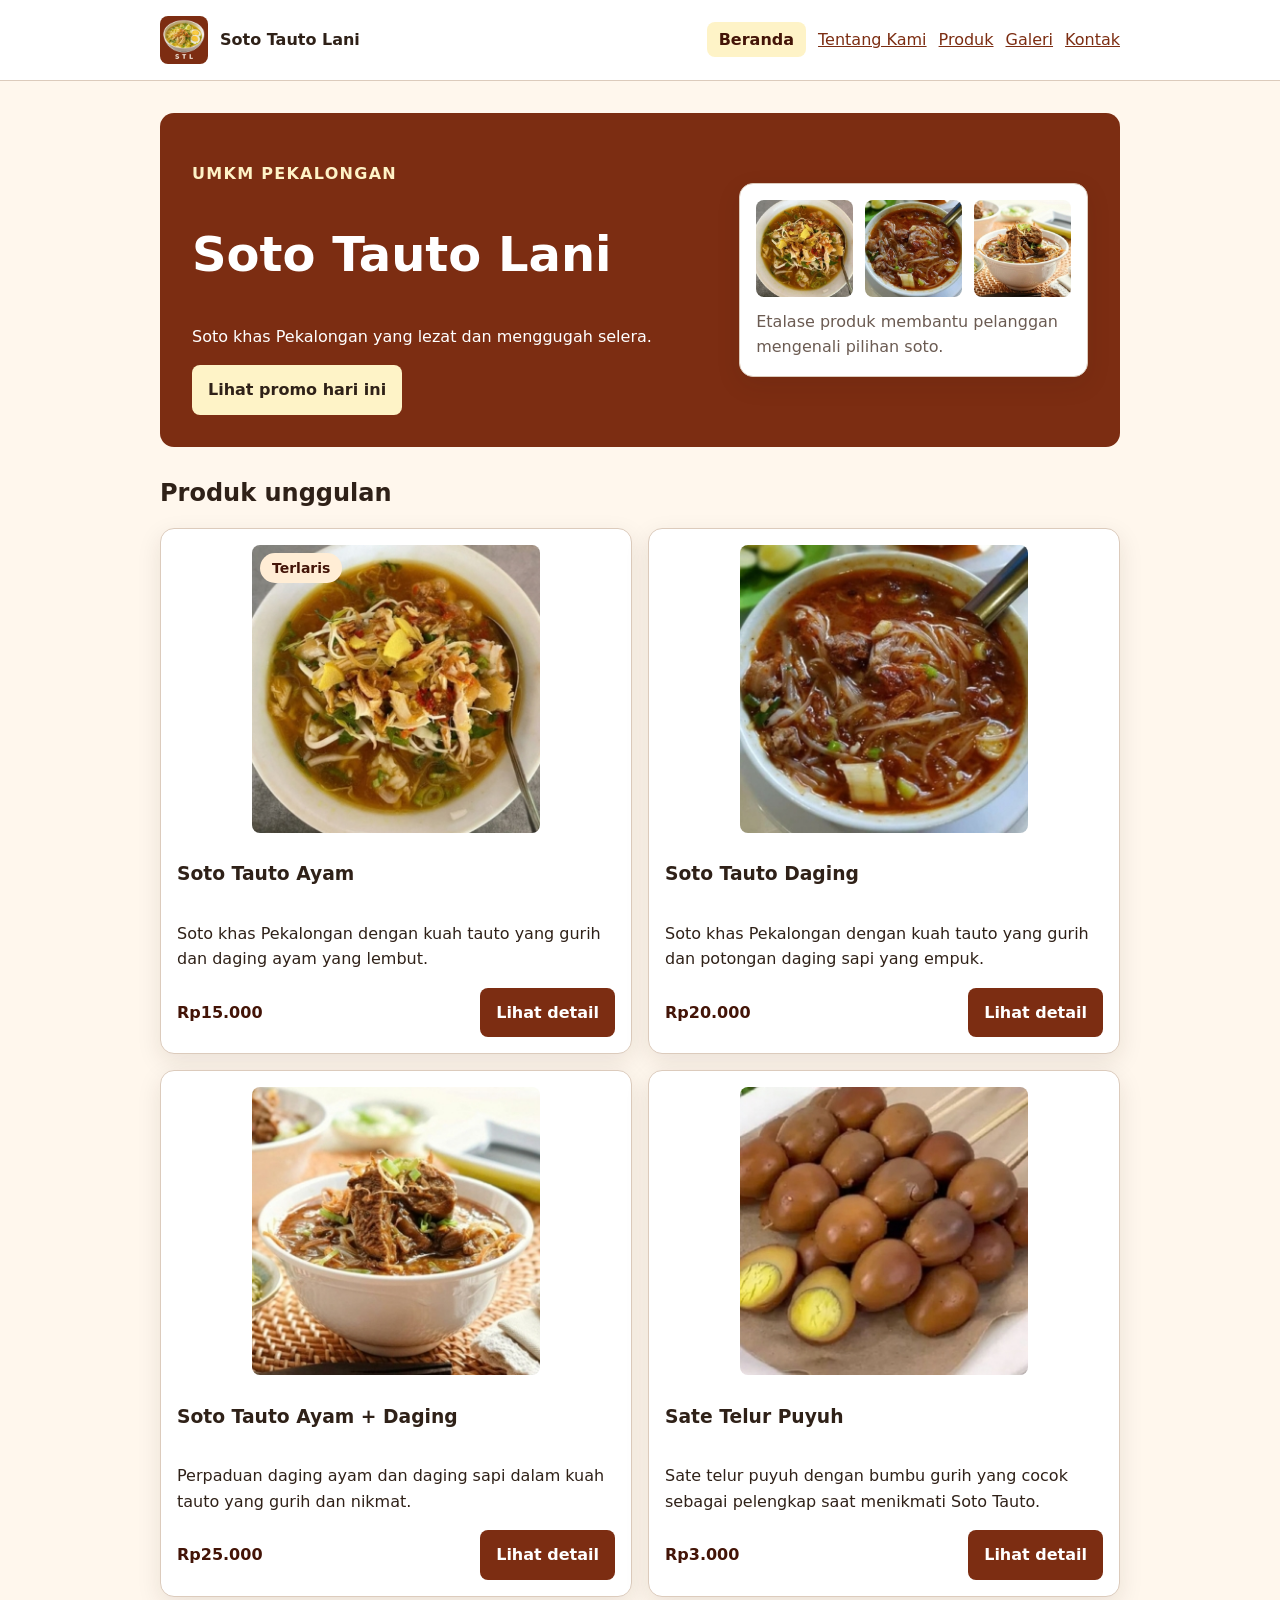
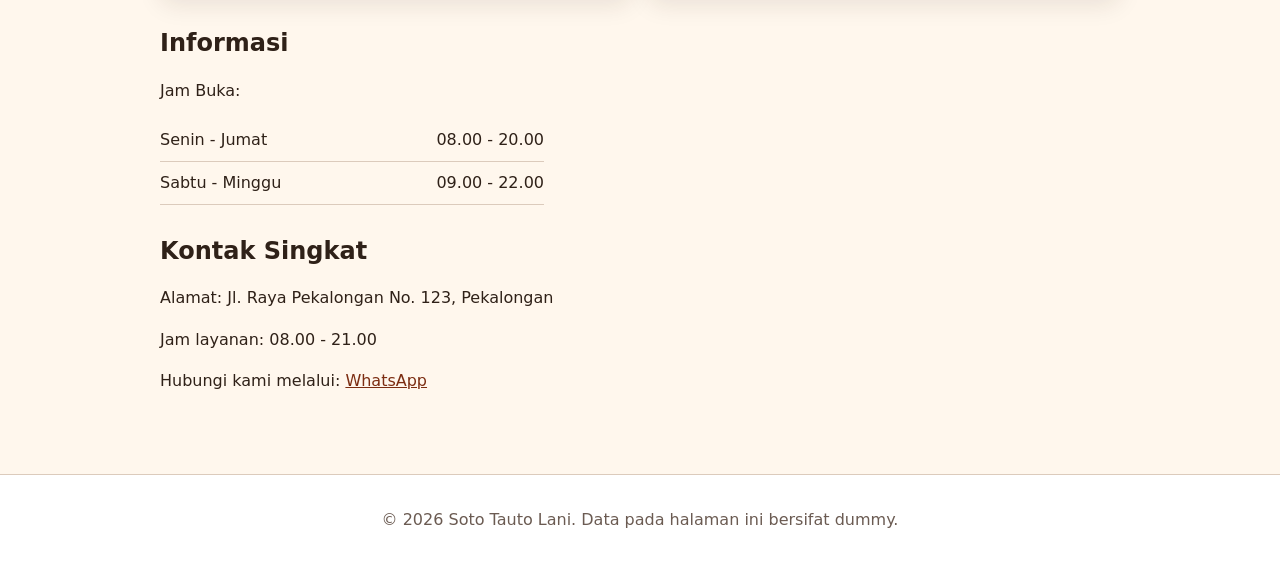
<file: index.html>
<!DOCTYPE html>
<html lang="id">
<head>
    <meta charset="UTF-8">
    <meta name="viewport" content="width=device-width, initial-scale=1.0">
    <title>Soto Tauto Lani - Website UMKM</title>
    <link rel="stylesheet" href="css/style.css">
    <!-- hubungkan app.js -->
    <script src="js/app.js" defer></script>
</head>
<body>

    <a class="skip-link" href="#konten">Lewati ke konten pertama</a>
    <header class="site-header">
        <nav class="nav" aria-label="Navigasi utama">
            <a class="brand" href="index.html">
                <img src="assets/images/logo.jpg" width="40" height="40" alt="Logo Soto Tauto Lani" class="logo">
                Soto Tauto Lani</a>
            <input class="nav-toggle" type="checkbox" id="menu-toggle" aria-label="Buka atau tutup menu">
            <label class="nav-button" for="menu-toggle">☰</label>
            <ul>
                <li><a aria-current="page" href="index.html">Beranda</a></li>
                <li><a href="tentang.html">Tentang Kami</a></li>
                <li><a href="produk.html">Produk</a></li>
                <li><a href="galeri.html">Galeri</a></li>
                <li><a href="kontak.html">Kontak</a></li>
            </ul>
        </nav>
    </header>

    <main id="konten" class="page">
        <section class="hero" aria-labelledby="hero-title">
            <div class="hero-content">
                <p class="eyebrow">UMKM Pekalongan</p>
                <h1 id="hero-title">Soto Tauto Lani</h1>
                <p>Soto khas Pekalongan yang lezat dan menggugah selera.</p>
                <button id="promoButton" type="button">Lihat promo hari ini</button>
            </div>
            <div class="hero-image">
                <figure class="media-card">
                    <div class="etalase-hero">
                        <img src="assets/images/produk-1-ayam.jpg" width="300" height="300" alt="Etalase Soto Tauto Ayam">
                        <img src="assets/images/produk-2-daging.jpg" width="300" height="300" alt="Etalase Soto Tauto Daging">
                        <img src="assets/images/produk-3-mix.jpg" width="300" height="300" alt="Etalase Soto Tauto Ayam dan Daging">
                    </div>
                    <figcaption>Etalase produk membantu pelanggan mengenali pilihan soto.</figcaption>
                </figure>
            </div>

            <!-- <img src="assets/images/etalase-soto.svg" alt="Etalase Soto Tauto Lani berisi soto khas Pekalongan" class="hero-image"> -->
        </section>

        <section aria-labelledby="produk-title">
            <h2 id="produk-title">Produk unggulan</h2>
            <div class="product-list">
                <article class="product-card">
                    <figure class="unggulan-card">
                        <img class="produk-unggulan" src="assets/images/produk-1-ayam.jpg" width="300" height="300" loading="lazy" alt="Soto Tauto Ayam khas Pekalongan">
                        <span class="photo-badge">Terlaris</span>
                    </figure>
                    <h3>Soto Tauto Ayam</h3>
                    <p>Soto khas Pekalongan dengan kuah tauto yang gurih dan daging ayam yang lembut.</p>
                    <div class="card-actions">
                        <p class="price">Rp15.000</p>
                        <a class="button" href="produk.html" aria-label="Lihat detail Soto Tauto Ayam">Lihat detail</a>
                    </div>
                </article>
                <article class="product-card">
                    <figure class="unggulan-card">
                        <img class="produk-unggulan" src="assets/images/produk-2-daging.jpg" width="300" height="300" loading="lazy" alt="Soto Tauto Daging khas Pekalongan">
                    </figure>   
                    <h3>Soto Tauto Daging</h3>
                    <p>Soto khas Pekalongan dengan kuah tauto yang gurih dan potongan daging sapi yang empuk.</p>
                    <div class="card-actions">
                        <p class="price">Rp20.000</p>
                        <a class="button" href="produk.html" aria-label="Lihat detail Soto Tauto Daging">Lihat detail</a>
                    </div>
                </article>
                <article class="product-card">
                    <figure class="unggulan-card">
                        <img class="produk-unggulan" src="assets/images/produk-3-mix.jpg" width="300" height="300" loading="lazy" alt="Soto Tauto Ayam dan Daging khas Pekalongan">
                    </figure>
                    <h3>Soto Tauto Ayam + Daging</h3>
                    <p>Perpaduan daging ayam dan daging sapi dalam kuah tauto yang gurih dan nikmat.</p>
                    <div class="card-actions">
                        <p class="price">Rp25.000</p>
                        <a class="button" href="produk.html" aria-label="Lihat detail Soto Tauto Ayam + Daging">Lihat detail</a>
                    </div> 
                </article>
                <article class="product-card">
                    <figure class="unggulan-card">
                        <img class="produk-unggulan" src="assets/images/produk-5-telur.jpg" width="300" height="300" loading="lazy" alt="Sate Telur Puyuh">
                    </figure>
                    <h3>Sate Telur Puyuh</h3>
                    <p>Sate telur puyuh dengan bumbu gurih yang cocok sebagai pelengkap saat menikmati Soto Tauto.</p>
                    <div class="card-actions">
                        <p class="price">Rp3.000</p>
                        <a class="button" href="produk.html" aria-label="Lihat detail Sate Telur Puyuh">Lihat detail</a>
                    </div>
                </article>
            </div>
        </section>

        <section aria-labelledby="infromasi-title">
            <h2 id="infromasi-title">Informasi</h2>
            <p>Jam Buka:</p>
            <ul class="jam-buka">
                <li><span>Senin - Jumat</span> <span>08.00 - 20.00</span></li>
                <li><span>Sabtu - Minggu</span> <span>09.00 - 22.00</span></li>
            </ul>
        </section>

        <section id="kontak" aria-labelledby="kontak-title" class="kontak">
            <h2 id="kontak-title">Kontak Singkat</h2>
            <p>Alamat: Jl. Raya Pekalongan No. 123, Pekalongan</p>
            <p>Jam layanan: 08.00 - 21.00</p>
            <p>Hubungi kami melalui: <a href="https://wa.me/lady.fathimah?s=t" target="_blank" rel="noopener noreferrer">WhatsApp</a></p>
        </section>
    </main>

    <footer class="site-footer">
        <p>&copy; 2026 Soto Tauto Lani. Data pada halaman ini bersifat dummy.</p>
    </footer>

    <script src="js/script.js"></script>

</body>
</html>
</file>
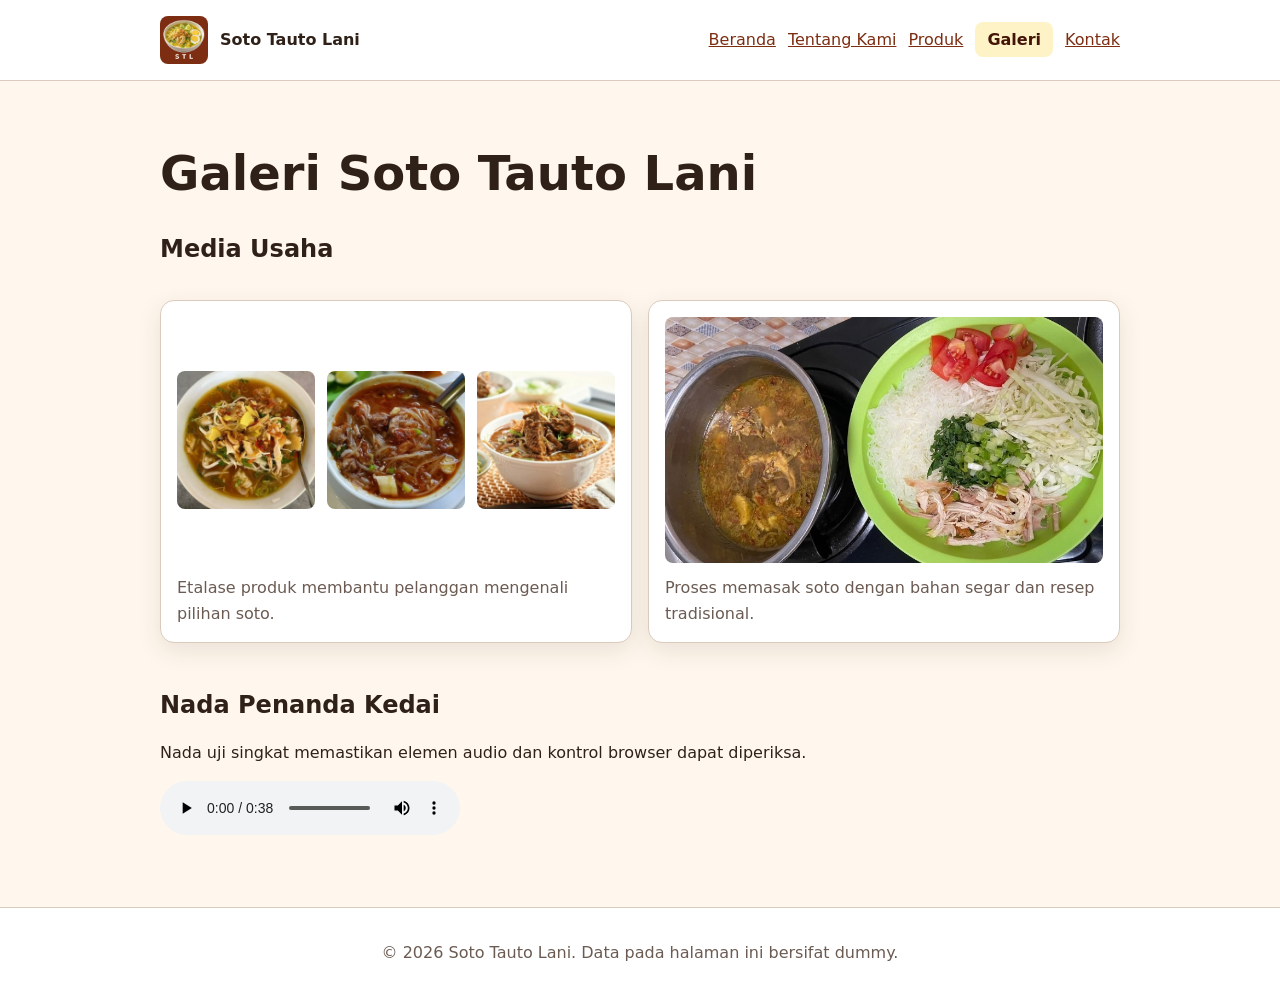
<file: galeri.html>
<!DOCTYPE html>
<html lang="id">
<head>
    <meta charset="UTF-8">
    <meta name="viewport" content="width=device-width, initial-scale=1.0">
    <title>Galeri Soto Tauto Lani - Website UMKM</title>
    <link rel="stylesheet" href="css/style.css">
    <link rel="stylesheet" href="css/galeri.css">
    <!-- hubungkan app.js -->
    <script src="js/app.js" defer></script>
</head>
<body>

    <a class="skip-link" href="#konten">Lewati ke konten utama</a>
    <header class="site-header">
        <nav class="nav" aria-label="Navigasi utama">
            <a class="brand" href="index.html">
                <img src="assets/images/logo.jpg" width="40" height="40" alt="Logo Soto Tauto Lani" class="logo">
                Soto Tauto Lani</a>
            <input class="nav-toggle" type="checkbox" id="menu-toggle" aria-label="Buka atau tutup menu">
            <label class="nav-button" for="menu-toggle">☰</label>
            <ul>
                <li><a href="index.html">Beranda</a></li>
                <li><a href="tentang.html">Tentang Kami</a></li>
                <!-- <li><a href="index.html#kontak">Kontak Singkat</a></li> -->
                <li><a href="produk.html">Produk</a></li>
                <li><a aria-current="page" href="galeri.html">Galeri</a></li>
                <li><a href="kontak.html">Kontak</a></li>
            </ul>
        </nav>
    </header>

    <main id="konten" class="page">
        <h1>Galeri Soto Tauto Lani</h1>
        <section aria-labelledby="media-title">
            <h2 id="media-title">Media Usaha</h2>
            <!-- gallery-list to gallery-grid -->
            <div class="gallery-grid">
                <figure class="media-card">
                    <div class="etalase-hero">
                        <img src="assets/images/produk-1-ayam.jpg" width="300" height="300" loading="lazy" alt="Etalase Soto Tauto Lani berisi soto khas Pekalongan">
                        <img src="assets/images/produk-2-daging.jpg" width="300" height="300" loading="lazy" alt="Etalase Soto Tauto Lani berisi soto khas Pekalongan">
                        <img src="assets/images/produk-3-mix.jpg" width="300" height="300" loading="lazy" alt="Etalase Soto Tauto Lani berisi soto khas Pekalongan">
                    </div>
                    <!-- <img src="assets/images/etalase-soto.svg" alt="Etalase Soto Tauto Lani berisi soto khas Pekalongan"> -->
                    <figcaption>Etalase produk membantu pelanggan mengenali pilihan soto.</figcaption>
                </figure>

                <figure class="media-card">
                    <div class="galeri-proses-hero">
                        <img src="assets/images/proses.jpg" width="800" height="450" alt="Koki sedang menyiapkan soto tauto">
                    </div>
                    <figcaption>Proses memasak soto dengan bahan segar dan resep tradisional.</figcaption>
                </figure>
            </div>
        </section>

        <section aria-labelledby="audio-title">
            <h2 id="audio-title">Nada Penanda Kedai</h2>
            <p id="audio-note">Nada uji singkat memastikan elemen audio dan kontrol browser dapat diperiksa.</p>
            <!-- <audio controls aria-labelledby="audio-note" src="assets/audio/cerita-umkm.mp3"> -->
            <audio controls aria-describedby="audio-note" src="assets/audio/cerita-umkm.mp3">
                Browser Anda tidak mendukung pemutar audio.
            </audio>
        </section>
    </main>

    <footer class="site-footer">
        <p>&copy; 2026 Soto Tauto Lani. Data pada halaman ini bersifat dummy.</p>
    </footer>
    
</body>
</html>
</file>
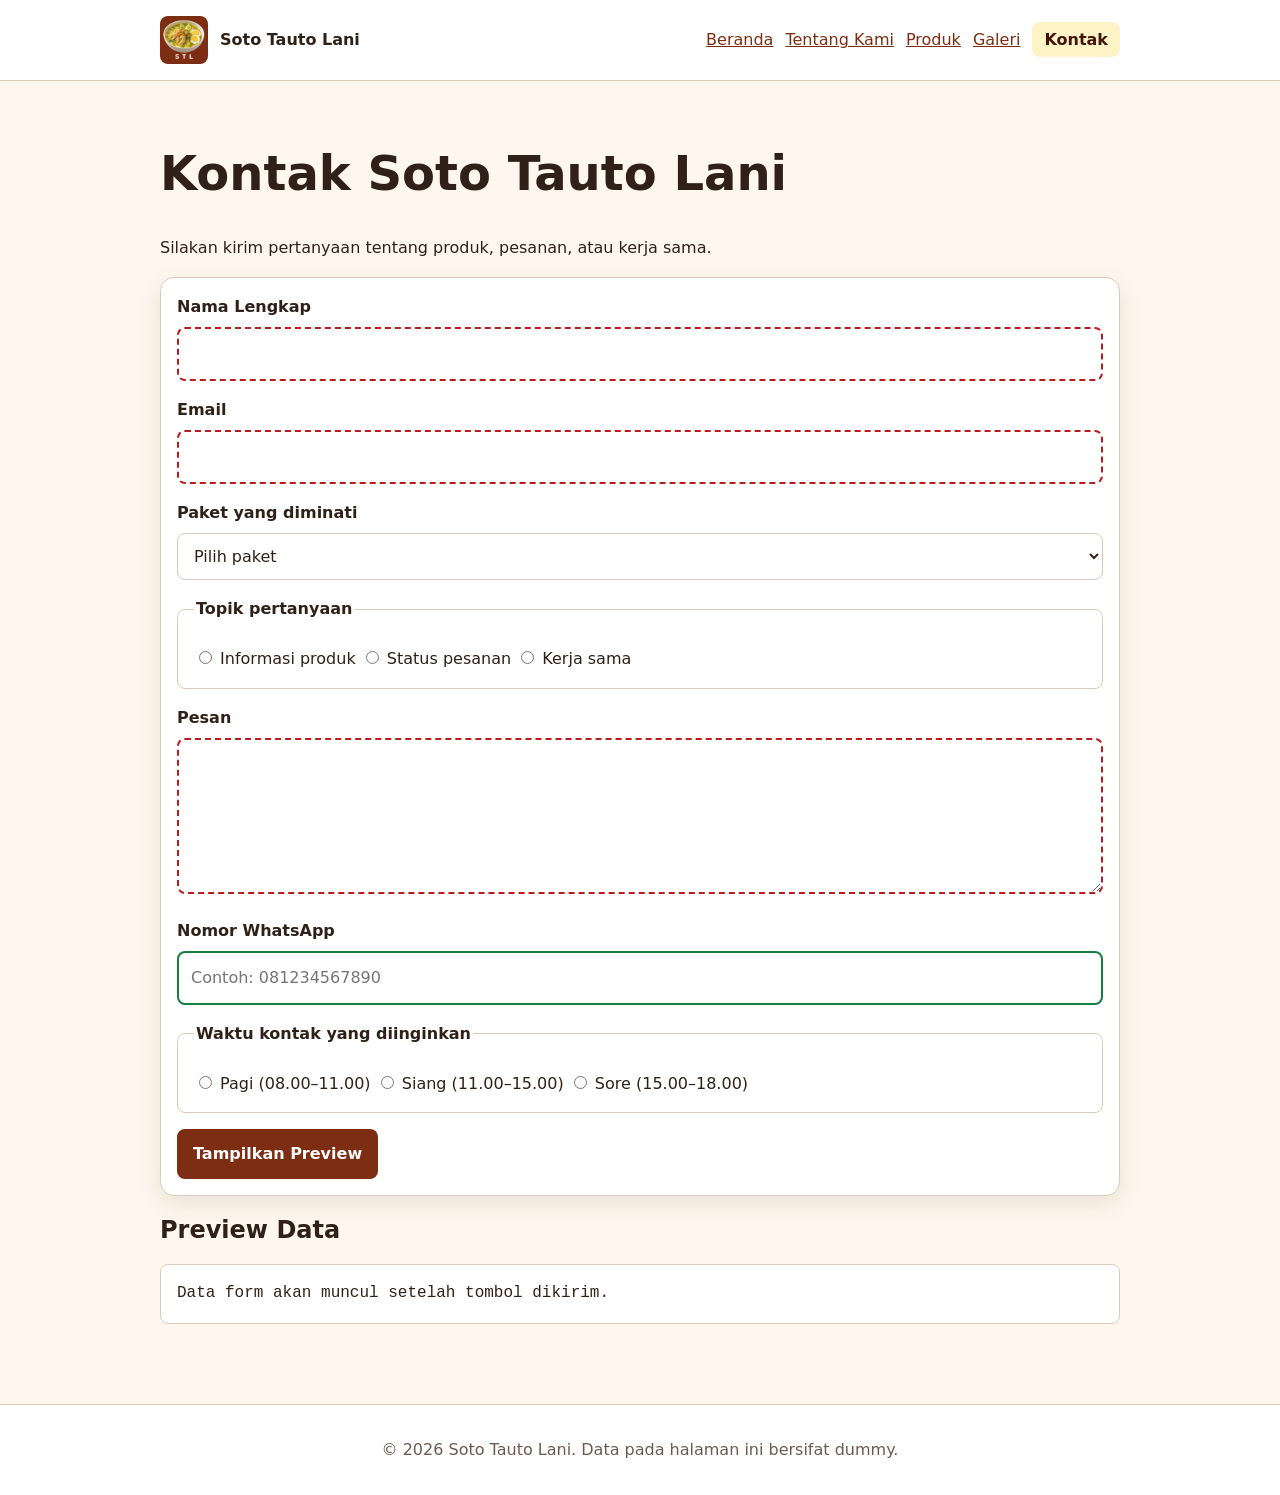
<file: kontak.html>
<!DOCTYPE html>
<html lang="id">
<head>
    <meta charset="UTF-8">
    <meta name="viewport" content="width=device-width, initial-scale=1.0">
    <title>Kontak Soto Tauto Lani - Website UMKM</title>
    <link rel="stylesheet" href="css/style.css">
    <!-- <link rel="stylesheet" href="kontak.css"> -->
    <script src="js/form.js" defer></script>
    <!-- hubungkan app.js -->
    <script src="js/app.js" defer></script>
</head>
<body>

    <a class="skip-link" href="#konten">Lewati ke konten utama</a>
    <header class="site-header">
        <nav class="nav" aria-label="Navigasi utama">
            <a class="brand" href="index.html">
                <img src="assets/images/logo.jpg" width="40" height="40" alt="Logo Soto Tauto Lani" class="logo">
                Soto Tauto Lani</a>
            <input class="nav-toggle" type="checkbox" id="menu-toggle" aria-label="Buka atau tutup menu">
            <label class="nav-button" for="menu-toggle">☰</label>
            <ul>
                <li><a href="index.html">Beranda</a></li>
                <li><a href="tentang.html">Tentang Kami</a></li>
                <li><a href="produk.html">Produk</a></li>
                <li><a href="galeri.html">Galeri</a></li>
                <li><a aria-current="page" href="kontak.html">Kontak</a></li>
            </ul>
        </nav>
    </header>

    <main id="konten" class="page">
        <h1>Kontak Soto Tauto Lani</h1>
        <p>Silakan kirim pertanyaan tentang produk, pesanan, atau kerja sama.</p>

        <form id="form-kontak" action="#" method="post">
            <div class="field">
                <label for="nama">Nama Lengkap</label>
                <input type="text" name="nama" id="nama" autocomplete="name" required minlength="3">
            </div>

            <div class="field">
                <label for="email">Email</label>
                <input type="email" name="email" id="email" autocomplete="email" required>
            </div>

            <div class="field">
                <label for="paket">Paket yang diminati</label>
                <select name="paket" id="paket" required>
                    <option value="">Pilih paket</option>
                    <option value="keluarga">Paket makan bersama keluarga</option>
                    <option value="kantor">Paket makan siang untuk kantor </option>
                    <option value="tester">Paket tester untuk pelanggan baru</option>
                </select>
            </div>
            
            <fieldset>
                <legend>Topik pertanyaan</legend>
                <label><input type="radio" name="topik" id="produk" value="produk" required> Informasi produk</label>
                <label><input type="radio" name="topik" id="pesanan" value="pesanan"> Status pesanan</label>
                <label><input type="radio" name="topik" id="kerja-sama" value="kerja-sama"> Kerja sama</label>
            </fieldset>

            <div class="field">
                <label for="pesan">Pesan</label>
                <textarea name="pesan" id="pesan" rows="5" required minlength="10"></textarea>
            </div>

            <!-- Tugas Mandiri -->
            <div class="field">
                <label for="telepon">Nomor WhatsApp</label>
                <input type="tel" name="telepon" id="telepon" autocomplete="tel" pattern="(\+62|0)[0-9]{9,12}" placeholder="Contoh: 081234567890">
            </div>

            <fieldset>
                <legend>Waktu kontak yang diinginkan</legend>
                <label><input type="radio" name="waktuKontak" id="pagi" value="pagi"> Pagi (08.00–11.00)</label>
                <label><input type="radio" name="waktuKontak" id="siang" value="siang"> Siang (11.00–15.00)</label>
                <label><input type="radio" name="waktuKontak" id="sore" value="sore"> Sore (15.00–18.00)</label>
            </fieldset>

            <button type="submit">Tampilkan Preview</button>
        </form>

        <section aria-labelledby="preview-title">
            <h2 id="preview-title">Preview Data</h2>
            <pre id="preview-form" aria-live="polite">Data form akan muncul setelah tombol dikirim.</pre>
        </section>
    </main>

    <footer class="site-footer">
        <p>&copy; 2026 Soto Tauto Lani. Data pada halaman ini bersifat dummy.</p>
    </footer>
    
</body>
</html>
</file>
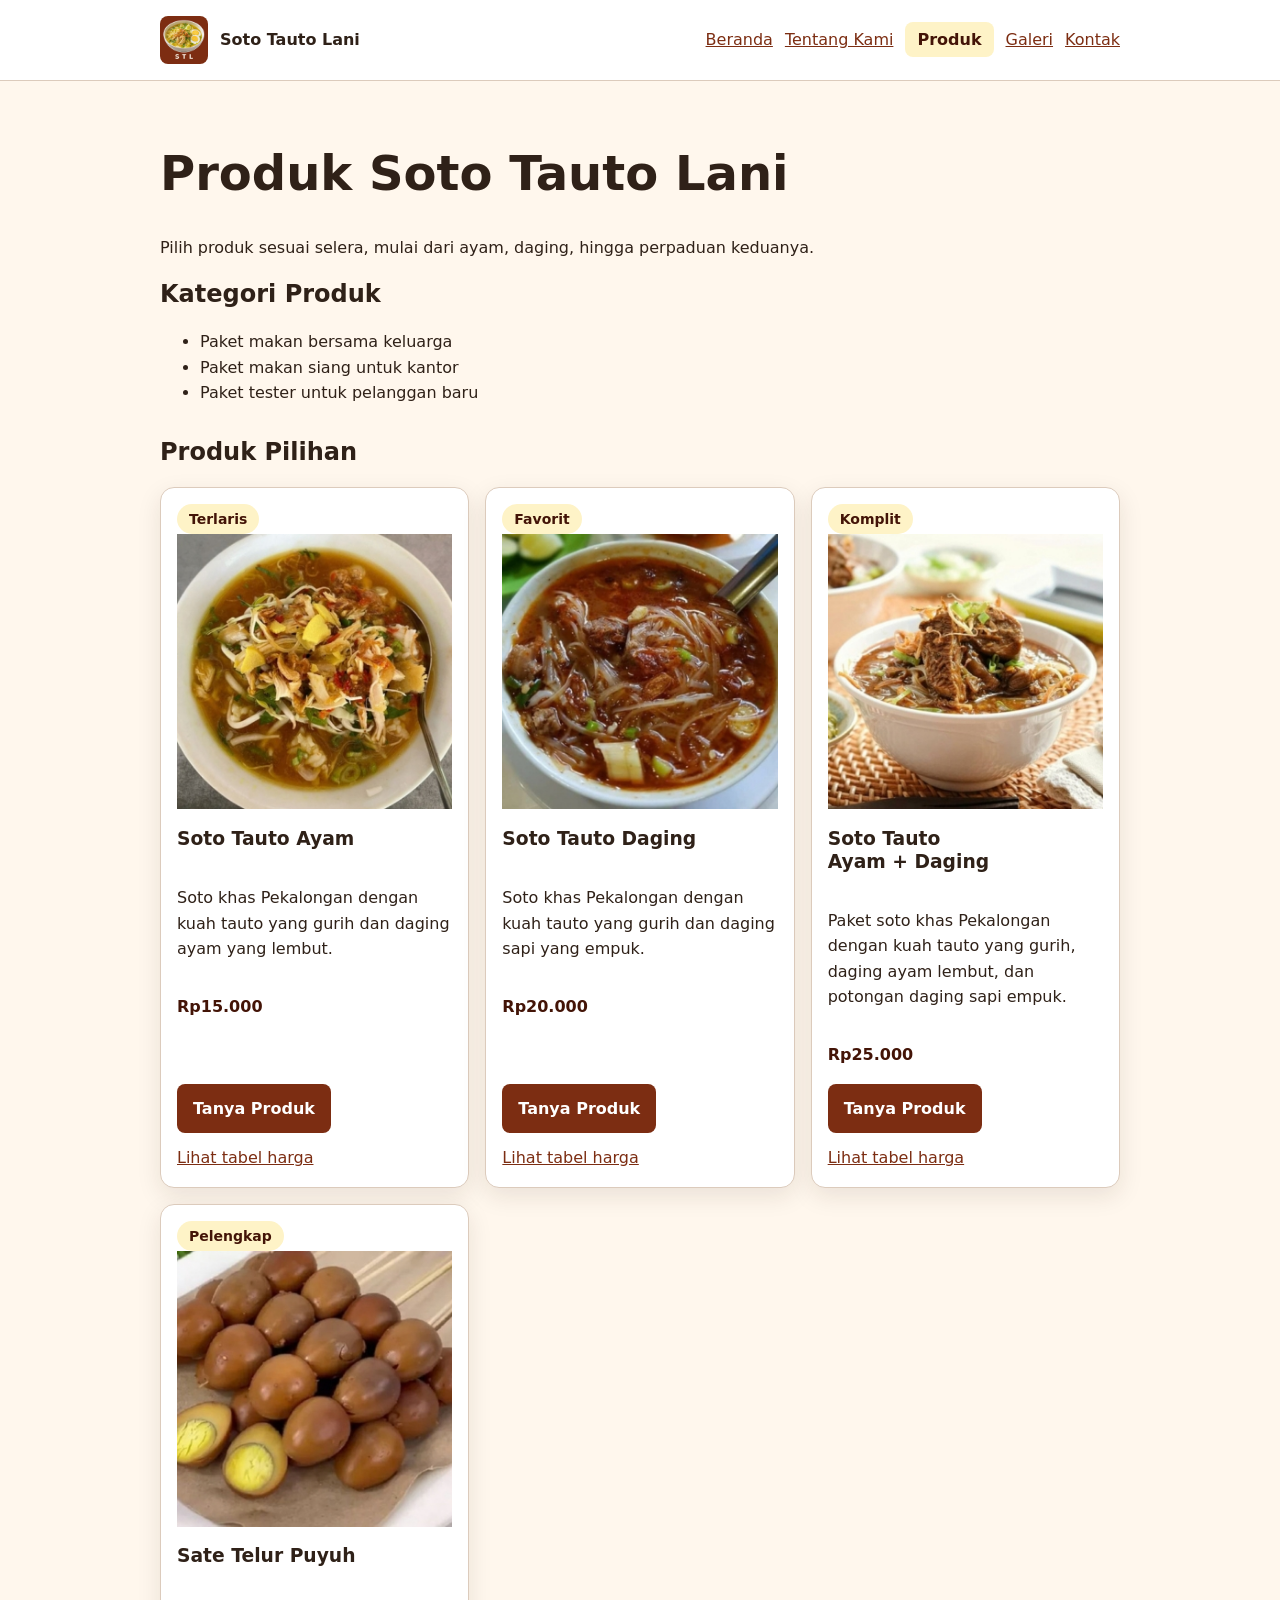
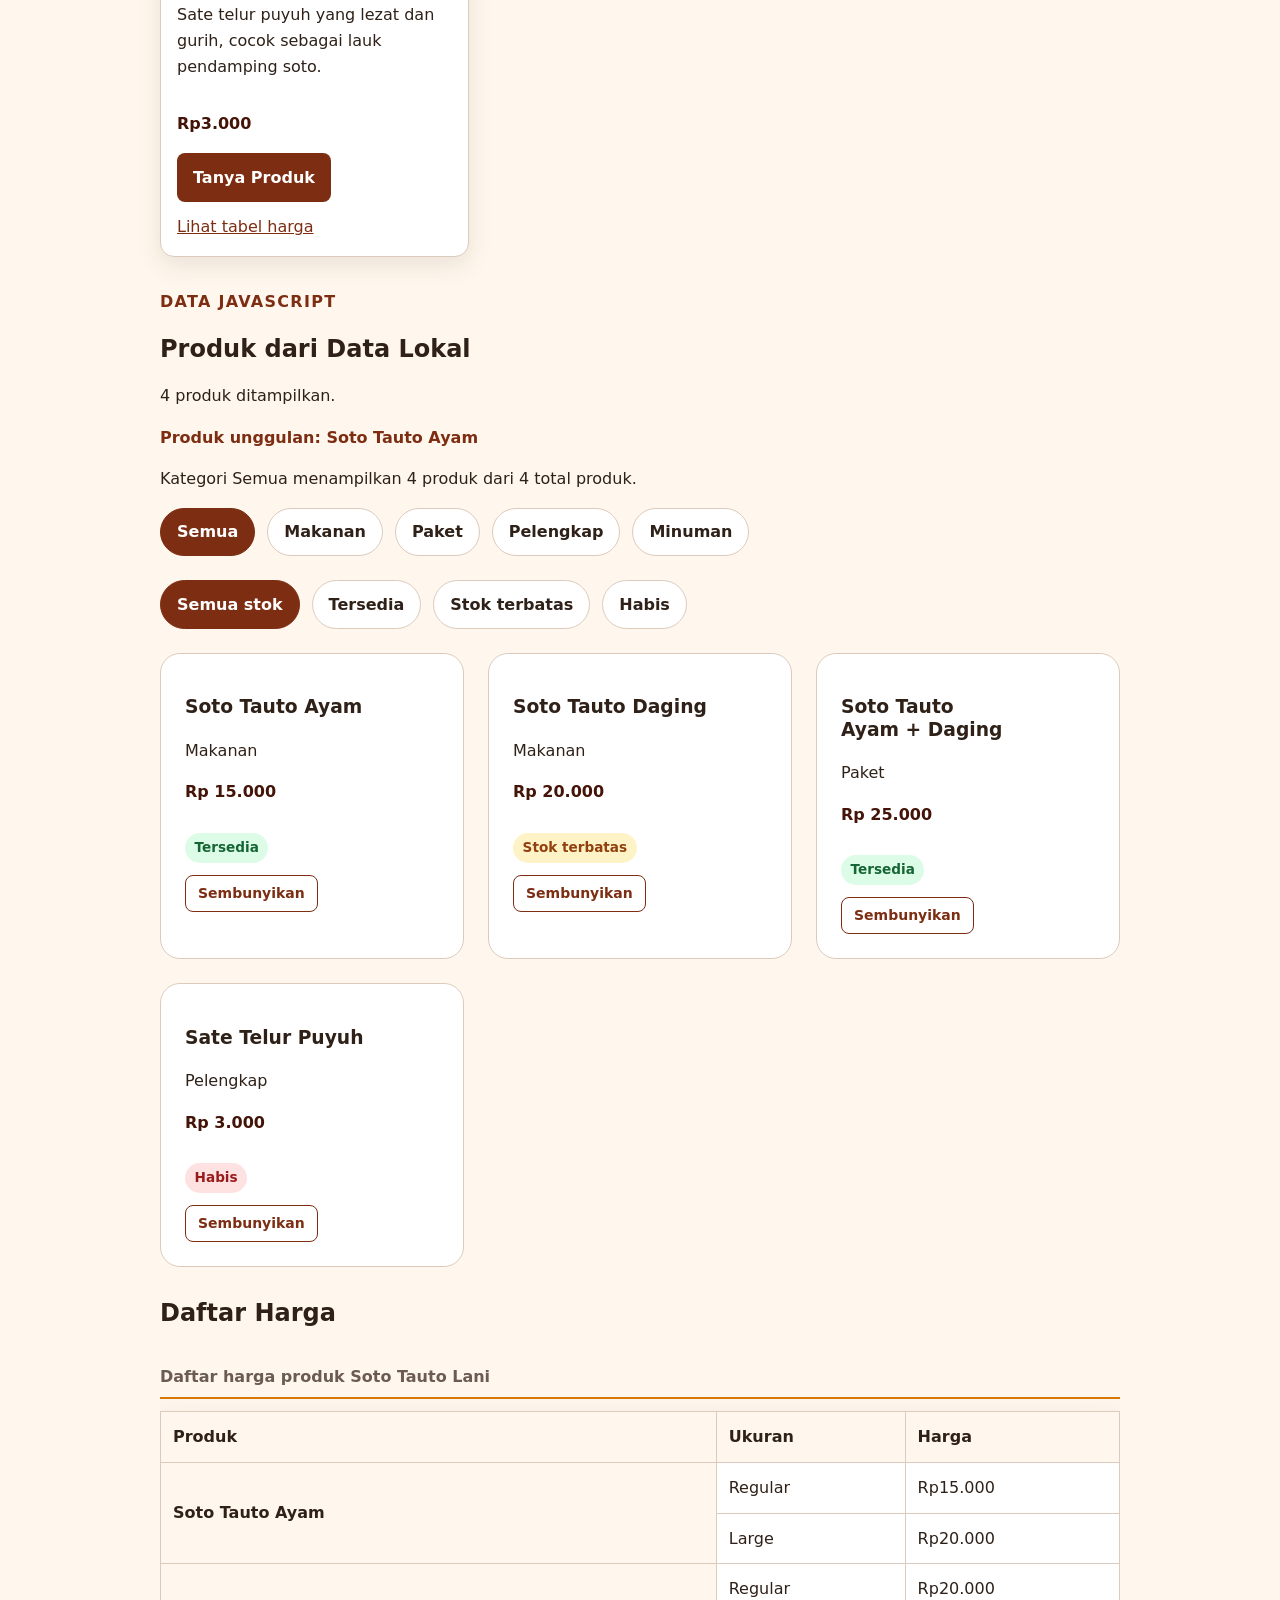
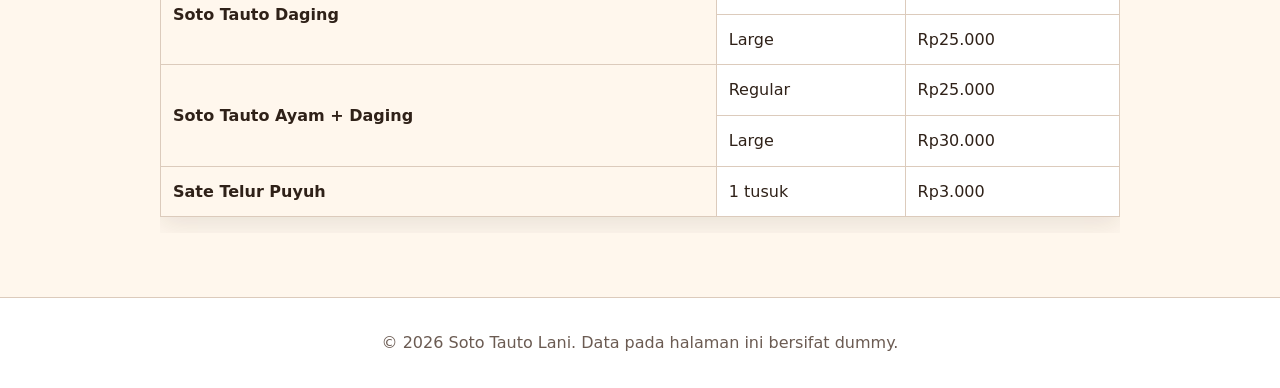
<file: produk.html>
<!DOCTYPE html>
<html lang="id">
<head>
    <meta charset="UTF-8">
    <meta name="viewport" content="width=device-width, initial-scale=1.0">
    <title>Produk Soto Tauto Lani - Website UMKM</title>
    <link rel="stylesheet" href="css/style.css">
    <!-- hubungkan app.js -->
    <script src="js/app.js" defer></script>
    <!-- <link rel="icon" type="image/jpeg" href="assets/images/logo.jpg"> -->
</head>
<body>

    <a class="skip-link" href="#konten">Lewati ke konten utama</a>
    <header class="site-header">
        <nav class="nav" aria-label="Navigasi utama">
            <a class="brand" href="index.html">
                <img src="assets/images/logo.jpg" width="40" height="40" alt="Logo Soto Tauto Lani" class="logo">
                Soto Tauto Lani</a>
            <input class="nav-toggle" type="checkbox" id="menu-toggle" aria-label="Buka atau tutup menu">
            <label class="nav-button" for="menu-toggle">☰</label>
            <ul>
                <li><a href="index.html">Beranda</a></li>
                <li><a href="tentang.html">Tentang Kami</a></li>
                <!-- <li><a href="index.html#kontak">Kontak Singkat</a></li> -->
                <li><a aria-current="page" href="produk.html">Produk</a></li>
                <li><a href="galeri.html">Galeri</a></li>
                <li><a href="kontak.html">Kontak</a></li>
            </ul>
        </nav>
    </header>

    <main id="konten" class="page">
        <h1>Produk Soto Tauto Lani</h1>
        <p>Pilih produk sesuai selera, mulai dari ayam, daging, hingga perpaduan keduanya.</p>

        <section aria-labelledby="kategori-title">
            <h2 id="kategori-title">Kategori Produk</h2>
            <ul>
                <li>Paket makan bersama keluarga</li>
                <li>Paket makan siang untuk kantor</li>
                <li>Paket tester untuk pelanggan baru</li>
            </ul>
        </section>

        <!-- p06 tambahkan produk pilihan -->
        <section aria-labelledby="produk-pilihan-title">
            <h2 id="produk-pilihan-title">Produk Pilihan</h2>
            <div class="product-grid">
                <article class="product-card">
                    <span class="product-badge">Terlaris</span>
                    <img class="product-image" src="assets/images/produk-1-ayam.jpg" alt="Soto Tauto Ayam dengan kuah tauto khas Pekalongan" loading="lazy" width="800" height="600">
                    <h3>Soto Tauto Ayam</h3>
                    <p>Soto khas Pekalongan dengan kuah tauto yang gurih dan daging ayam yang lembut.</p>
                    <p class="price">Rp15.000</p>
                    <div class="card-actions">
                        <a class="button" href="kontak.html">Tanya Produk</a>
                        <a href="#harga-title">Lihat tabel harga</a>
                    </div>
                </article>

                <article class="product-card">
                    <span class="product-badge">Favorit</span>
                    <img class="product-image" src="assets/images/produk-2-daging.jpg" alt="Soto Tauto Ayam dengan kuah tauto khas Pekalongan" loading="lazy" width="800" height="600">
                    <h3>Soto Tauto Daging</h3>
                    <p>Soto khas Pekalongan dengan kuah tauto yang gurih dan daging sapi yang empuk.</p>
                    <p class="price">Rp20.000</p>
                    <div class="card-actions">
                        <a class="button" href="kontak.html">Tanya Produk</a>
                        <a href="#harga-title">Lihat tabel harga</a>
                    </div>
                </article>

                <article class="product-card">
                    <span class="product-badge">Komplit</span>
                    <img class="product-image" src="assets/images/produk-3-mix.jpg" alt="Soto Tauto Ayam dengan kuah tauto khas Pekalongan" loading="lazy" width="800" height="600">
                    <h3>Soto Tauto Ayam + Daging</h3>
                    <p>Paket soto khas Pekalongan dengan kuah tauto yang gurih, daging ayam lembut, dan potongan daging sapi empuk.</p>
                    <p class="price">Rp25.000</p>
                    <div class="card-actions">
                        <a class="button" href="kontak.html">Tanya Produk</a>
                        <a href="#harga-title">Lihat tabel harga</a>
                    </div>
                </article>

                <article class="product-card">
                    <span class="product-badge">Pelengkap</span>
                    <img class="product-image" src="assets/images/produk-5-telur.jpg" alt="Soto Tauto Ayam dengan kuah tauto khas Pekalongan" loading="lazy" width="800" height="600">
                    <h3>Sate Telur Puyuh</h3>
                    <p>Sate telur puyuh yang lezat dan gurih, cocok sebagai lauk pendamping soto.</p>
                    <p class="price">Rp3.000</p>
                    <div class="card-actions">
                        <a class="button" href="kontak.html">Tanya Produk</a>
                        <a href="#harga-title">Lihat tabel harga</a>
                    </div>
                </article>
            </div>
        </section>

        <!-- Tambahkan target render di produk.html -->
        <section class="section" aria-labelledby="produk-dinamis-title">
            <div class="section-header">
                <p class="eyebrow">Data JavaScript</p>
                <h2 id="produk-dinamis-title">Produk dari Data Lokal</h2>
                <p id="produk-ringkasan">Data produk akan dimuat melalui JavaScript.</p>
                <!-- Jika #produk-unggulan belum ada di produk.html, tambahkan elemen ini pada section produk dinamis. -->
                <p id="produk-unggulan">Produk unggulan akan ditentukan melalui JavaScript.</p>
                <p id="produk-kategori-info">Ringkasan kategori akan dibuat melalui JavaScript.</p>
            </div>

            <!-- P11  -->
            <div class="filter-bar" aria-label="filter kategori produk">
                <button type="button" class="filter-button is-active" data-filter="Semua">Semua</button>
                <button type="button" class="filter-button" data-filter="Makanan">Makanan</button>
                <button type="button" class="filter-button" data-filter="Paket">Paket</button>
                <button type="button" class="filter-button" data-filter="Pelengkap">Pelengkap</button>
                <button type="button" class="filter-button" data-filter="Minuman">Minuman</button>
            </div>

            <!-- P11 Pengayaan: Tambahkan filter stok: -->
            <div class="filter-bar" aria-label="Filter stok produk">
                <button type="button" class="filter-button is-active" data-filter-stok="Semua">Semua stok</button>
                <button type="button" class="filter-button" data-filter-stok="Tersedia">Tersedia</button>
                <button type="button" class="filter-button" data-filter-stok="Stok terbatas">Stok terbatas</button>
                <button type="button" class="filter-button" data-filter-stok="Habis">Habis</button>
            </div>

            <div id="produk-dinamis" class="js-product-grid" aria-live="polite"></div>
        </section>

        <section aria-labelledby="harga-title">
            <h2 id="harga-title">Daftar Harga</h2>
            <div class="table-scroll" role="region" aria-labelledby="daftar-harga-caption" tabindex="0">
                <table>
                    <caption id="daftar-harga-caption">Daftar harga produk Soto Tauto Lani</caption>
                    <!-- thead dan tbody tetap -->
                    <thead>
                        <tr>
                            <th scope="col">Produk</th>
                            <th scope="col">Ukuran</th>
                            <th scope="col">Harga</th>
                        </tr>
                    </thead>
                    <tbody>
                        <tr>
                            <th scope="row" rowspan="2">Soto Tauto Ayam</th>
                            <td>Regular</td>
                            <td>Rp15.000</td>
                        </tr>
                        <tr>
                            <td>Large</td>
                            <td>Rp20.000</td>
                        </tr>
                        <tr>
                            <th scope="row" rowspan="2">Soto Tauto Daging</th>
                            <td>Regular</td>
                            <td>Rp20.000</td>
                        </tr>
                        <tr>
                            <td>Large</td>
                            <td>Rp25.000</td>
                        </tr>
                        <tr>
                            <th scope="row" rowspan="2">Soto Tauto Ayam + Daging</th>
                            <td>Regular</td>
                            <td>Rp25.000</td>
                        </tr>
                        <tr>
                            <td>Large</td>
                            <td>Rp30.000</td>
                        </tr>
                        <tr>
                            <th scope="row">Sate Telur Puyuh</th>
                            <td>1 tusuk</td>
                            <td>Rp3.000</td>
                        </tr>
                    </tbody>
                </table>
            </div>
        </section>
    </main>

    <footer class="site-footer">
        <p>&copy; 2026 Soto Tauto Lani. Data pada halaman ini bersifat dummy.</p>
    </footer>

</body>
</html>
</file>
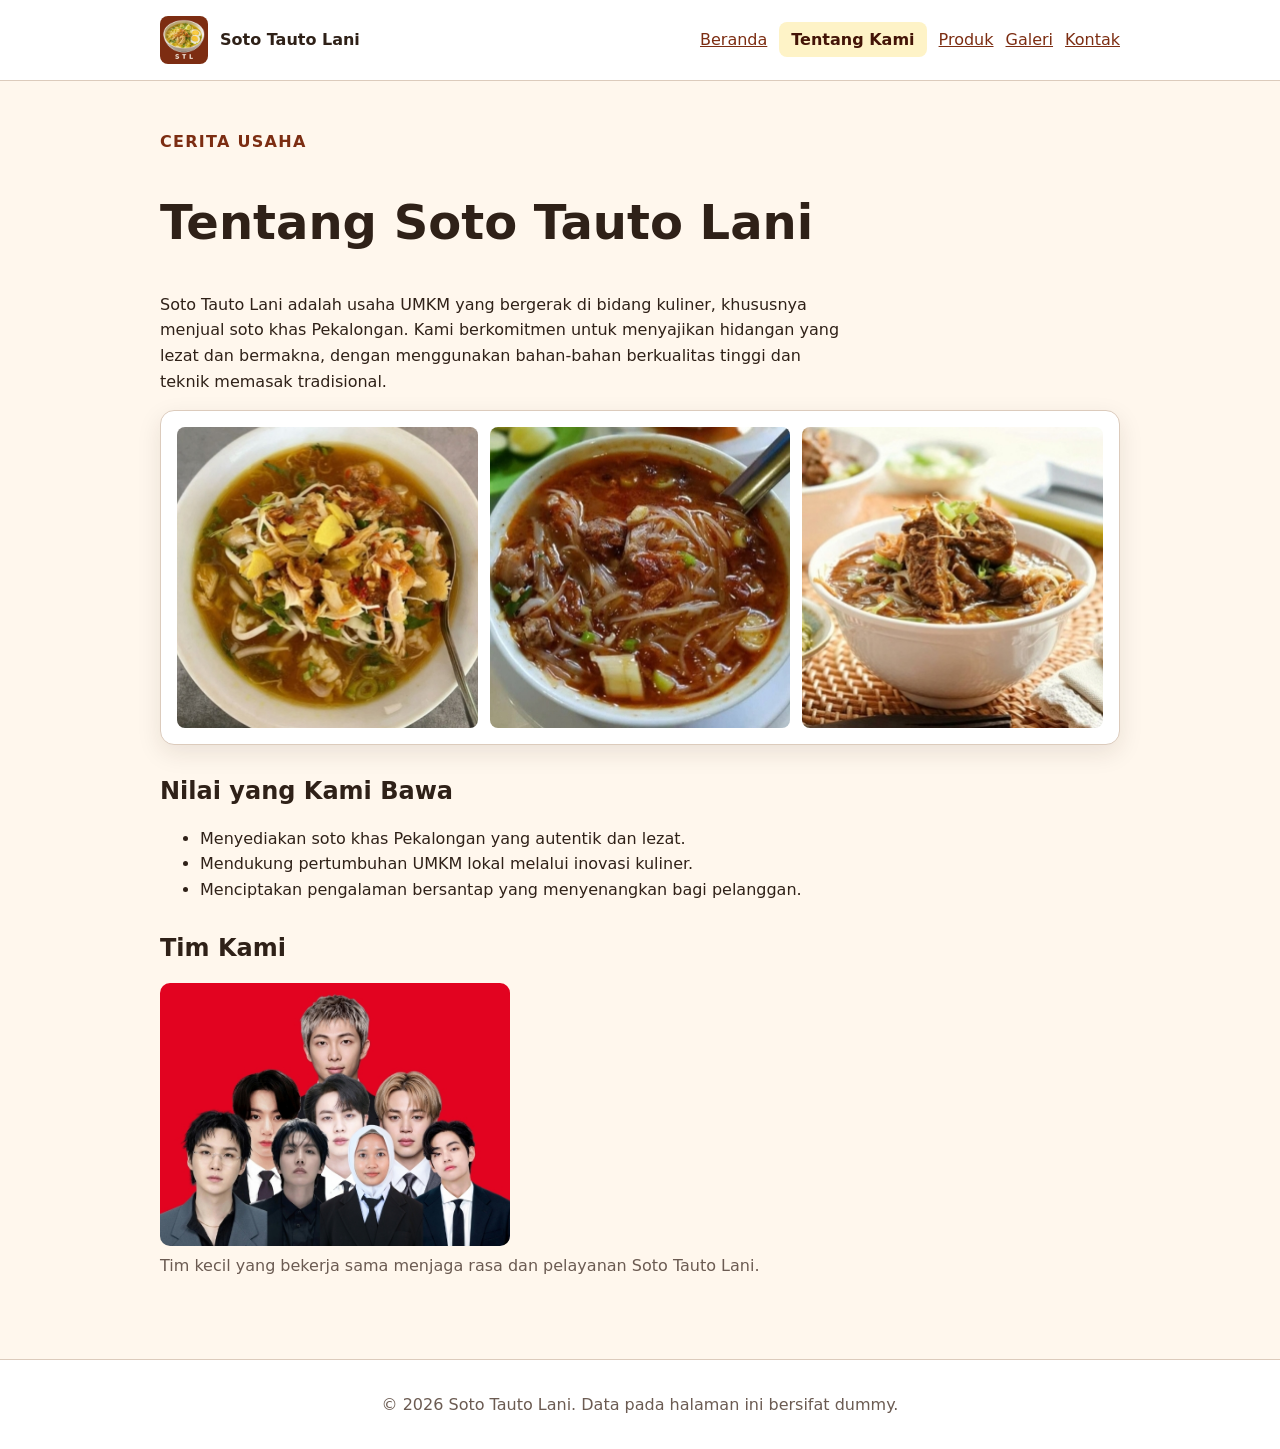
<file: tentang.html>
<!DOCTYPE html>
<html lang="id">
<head>
    <meta charset="UTF-8">
    <meta name="viewport" content="width=device-width, initial-scale=1.0">
    <title>Tentang Soto Tauto Lani - Website UMKM</title>
    <link rel="stylesheet" href="css/style.css">
    <link rel="stylesheet" href="css/tentang.css">
    <!-- hubungkan app.js -->
    <script src="js/app.js" defer></script>
</head>
<body>

    <a class="skip-link" href="#konten">Lewati ke konten utama</a>
    <header class="site-header">
        <nav class="nav" aria-label="Navigasi utama">
            <a class="brand" href="index.html">
                <img src="assets/images/logo.jpg" width="40" height="40" alt="Logo Soto Tauto Lani" class="logo">
                Soto Tauto Lani</a>
            <input class="nav-toggle" type="checkbox" id="menu-toggle" aria-label="Buka atau tutup menu">
            <label class="nav-button" for="menu-toggle">☰</label>
            <ul>
                <li><a href="index.html">Beranda</a></li>
                <li><a aria-current="page" href="tentang.html">Tentang Kami</a></li>
                <!-- <li><a href="index.html#kontak">Kontak Singkat</a></li> -->
                <li><a href="produk.html">Produk</a></li>
                <li><a href="galeri.html">Galeri</a></li>
                <li><a href="kontak.html">Kontak</a></li>
            </ul>
        </nav>
    </header>

    <main id="konten" class="page">
        <section aria-labelledby="tentang-title">
            <p class="eyebrow">Cerita Usaha</p>
            <h1 id="tentang-title">Tentang Soto Tauto Lani</h1>
            <p>Soto Tauto Lani adalah usaha UMKM yang bergerak di bidang kuliner, khususnya menjual soto khas Pekalongan. Kami berkomitmen untuk menyajikan hidangan yang lezat dan bermakna, dengan menggunakan bahan-bahan berkualitas tinggi dan teknik memasak tradisional.</p>
            <div class="gallery-list">
                <figure class="media-card">
                    <div class="etalase-hero">
                        <img src="assets/images/produk-1-ayam.jpg" width="300" height="300" loading="lazy" alt="Etalase Soto Tauto Lani berisi soto khas Pekalongan">
                        <img src="assets/images/produk-2-daging.jpg" width="300" height="300" loading="lazy" alt="Etalase Soto Tauto Lani berisi soto khas Pekalongan">
                        <img src="assets/images/produk-3-mix.jpg" width="300" height="300" loading="lazy" alt="Etalase Soto Tauto Lani berisi soto khas Pekalongan">
                    </div>
                </figure>
            </div>
            <!-- <img src="assets/images/etalase-soto.svg" alt="Etalase Soto Tauto Lani berisi soto khas Pekalongan" class="hero-image"> -->
        </section>

        <section aria-labelledby="nilai-title">
            <h2 id="nilai-title">Nilai yang Kami Bawa</h2>
            <ul>
                <li>Menyediakan soto khas Pekalongan yang autentik dan lezat.</li>
                <li>Mendukung pertumbuhan UMKM lokal melalui inovasi kuliner.</li>
                <li>Menciptakan pengalaman bersantap yang menyenangkan bagi pelanggan.</li>
            </ul>
        </section>

        <section aria-labelledby="tim-title">
            <h2 id="tim-title">Tim Kami</h2>
            <figure>
                <div class="tentang-tim-hero">
                    <img src="assets/images/tim.jpg" width="800" height="600" alt="Tim Soto Tauto Lani">
                </div>
                <figcaption>Tim kecil yang bekerja sama menjaga rasa dan pelayanan Soto Tauto Lani.</figcaption>
            </figure>
        </section>
    </main>

    <footer class="site-footer">
        <p>&copy; 2026 Soto Tauto Lani. Data pada halaman ini bersifat dummy.</p>
    </footer>

</body>
</html>
</file>
<file: css/style.css>
/* Before P05 
body {
    margin: 0;
    color: #2f2118;
    background: #f6f0e8;
    font-family: Arial, sans-serif;
} */

/* P05 css terbaru */
:root {
    /* --color-primary: #6f3b1f;   */
    --color-primary: #7c2d12;
    /* --color-primary-strong: #4b2715; */
    --color-primary-strong: #431407;
    --color-text: #2f2118;
    --color-muted: #6b5b52;
    --color-surface: #ffffff;
    /* --color-surface-soft: #fff8f0; */
    --color-surface-soft: #fff7ed;
    --color-border: #dccbbc;
    --color-focus: #1d4ed8;
    /* --color-accent: #8d5a3b; */
    --color-accent: #c2410c;
    /* --color-accent-soft: #fef3c7; */
    --color-accent-soft: #ffedd5;
    --space-1: 0.5rem;
    --space-2: 0.75rem;
    --space-3: 1rem;
    --space-4: 1.5rem;
    --space-5: 2rem;
    --radius-sm: 0.5rem;
    --radius-md: 0.875rem;
    --shadow-card: 0 0.5rem 1.5rem rgb(47 33 24 / 0.1);

  /* tugas mandiri P05 */
    --color-success: #15803d;
    --color-danger: #b91c1c;
    --color-highlight: #d97706;
    --space-6: 2.5rem;
    --radius-lg: 1.25rem;

    /*  */
    
}

/* tgs p06 */
.hero :focus-visible { outline-color: var(--color-accent-soft); }

*,
*::before,
*::after {
    box-sizing: border-box;
}

html { color-scheme: light; }

body {
    margin: 0;
    color: var(--color-text);
    background: var(--color-surface-soft);
    font-family: system-ui, -apple-system, BlinkMacSystemFont, "Segoe UI", sans-serif;
    font-size: 1rem;
    line-height: 1.6;
}
/*  */

/* Tambahkan media, link, focus, dan skip link */
img { max-width: 100%; height: auto; }
a { color: var(--color-primary); }
a:hover { color: var(--color-primary-strong); }
:focus-visible { outline: 3px solid var(--color-focus); outline-offset: 3px; }

.skip-link {
    position: absolute;
    top: -5rem;
    left: var(--space-3);
    padding: var(--space-2) var(--space-3);
    color: var(--color-surface);
    background: var(--color-text);
}
.skip-link:focus { top: var(--space-3); }

/* Style shell halaman dan navigasi */
.site-header,
.site-footer {
    padding: var(--space-3) var(--space-4);
    background: var(--color-surface);
    border-bottom: 1px solid var(--color-border);
}
.site-footer {
    margin-top: var(--space-5);
    color: var(--color-muted);
    text-align: center;
    border-top: 1px solid var(--color-border);
    border-bottom: 0;
}
.site-footer p {
  margin-inline: auto;
}
.nav,
.page { width: min(100% - 2rem, 60rem); margin-inline: auto; }
.brand {
    display: inline-block;
    margin-bottom: var(--space-2);
    color: var(--color-text);
    font-weight: 800;
    text-decoration: none;
}
.nav ul { padding: 0; margin: 0; list-style: none; }
.nav li { display: inline-block; margin: 0 var(--space-2) var(--space-1) 0; }
.nav a[aria-current="page"] {
    padding: var(--space-1) var(--space-2);
    color: var(--color-primary-strong);
    font-weight: 700;
    text-decoration: none;
    background: #fef3c7;
    border-radius: var(--radius-sm);
}
.page { padding-block: var(--space-5); }

/* Style hero, tipografi, dan tombol */
.hero {
    padding: var(--space-5);
    color: var(--color-surface);
    background: var(--color-primary);
    border-radius: var(--radius-md);
}
h1,
h2,
h3 { line-height: 1.2; text-wrap: balance; }
h1 { font-size: clamp(2rem, 6vw, 3rem); }
p,
li { max-width: 68ch; }
.eyebrow { color: var(--color-primary); font-weight: 800; letter-spacing: 0.08em; text-transform: uppercase; }
.hero .eyebrow { color: #fef3c7; }
.price { color: var(--color-primary-strong); font-weight: 800; }

.button,
button {
    display: inline-block;
    padding: var(--space-2) var(--space-3);
    color: var(--color-surface);
    font: inherit;
    font-weight: 700;
    text-decoration: none;
    cursor: pointer;
    background: var(--color-primary);
    border: 0;
    border-radius: var(--radius-sm);
}
.button:hover,
button:hover { color: var(--color-surface); background: var(--color-primary-strong); }
.hero button { color: var(--color-text); background: #fef3c7; }
.hero button:hover { color: var(--color-text); background: #fde68a; }

/* Style card, media, dan tabel */
.product-card,
.media-card,
table,
form {
    margin-block: var(--space-3);
    padding: var(--space-3);
    background: var(--color-surface);
    border: 1px solid var(--color-border);
    border-radius: var(--radius-md);
    box-shadow: var(--shadow-card);
}
figure { margin-inline: 0; }
figcaption,
caption { color: var(--color-muted); }
table { width: 100%; border-collapse: collapse; border-radius: 0; }
caption { margin-bottom: var(--space-2); font-weight: 700; text-align: left; }
th,
td { padding: var(--space-2); text-align: left; border: 1px solid var(--color-border); }
th { background: var(--color-surface-soft); }

/* Style form dan preview */
.field { margin-bottom: var(--space-3); }
.field label,
legend { display: block; margin-bottom: var(--space-1); font-weight: 700; }
.field input,
.field select,
.field textarea {
    width: 100%;
    padding: var(--space-2);
    color: inherit;
    font: inherit;
    background: var(--color-surface);
    border: 1px solid var(--color-border);
    border-radius: var(--radius-sm);
}
input[type="radio"],
input[type="checkbox"] { width: auto; }
fieldset {
    margin: 0 0 var(--space-3);
    padding: var(--space-3);
    border: 1px solid var(--color-border);
    border-radius: var(--radius-sm);
}
audio { max-width: 100%; }
#preview-form {
    padding: var(--space-3);
    white-space: pre-wrap;
    overflow-wrap: anywhere; /* p07 perbaikan (tugas mandiri) */
    background: var(--color-surface);
    border: 1px solid var(--color-border);
    border-radius: var(--radius-sm);
}

/*  */

.etalase-hero {
    display: grid;
    grid-template-columns: repeat(3, minmax(0, 1fr));
    gap: var(--space-2);
}
.etalase-hero img {
    width: 100%;
    aspect-ratio: 1 / 1;
    object-fit: cover;
    border-radius: var(--radius-sm);
}
.media-card figcaption { margin-top: var(--space-2); }

/* Tugas Mandiri P05 */
.field input:valid,
.field textarea:valid {
    border-color: var(--color-success);
    border-width: 2px;
}

.field input:invalid:not(:placeholder-shown),
.field textarea:invalid:not(:placeholder-shown) {
    border-color: var(--color-danger);
    border-width: 2px;
    border-style: dashed;
}

caption {
    border-bottom: 2px solid var(--color-highlight);
    padding-bottom: var(--space-1);
}

/* P06 Terapkan Flexbox */
.nav {
    display: flex;
    /* flex-direction: column; */
    flex-wrap: wrap;
    gap: var(--space-3) var(--space-2);
    /* align-items: flex-start; */
    align-items: center;
    justify-content: space-between;
}
.brand { 
    display: inline-flex;
    gap: var(--space-2);
    align-items: center;
    margin-bottom: 0;
}
.logo { width: 3rem; height: auto; border-radius: var(--radius-sm); }
.nav ul { 
    /* display: flex; */
    display: none;
    width: 100%;
    flex-direction: column;
    gap: var(--space-2); 
    flex-wrap: wrap;
}
.nav li { margin: 0; }

/* Hamburger menu */
.nav-toggle { position: absolute; opacity: 0; width: 1px; height: 1px; }
.nav-button {
    display: inline-flex;
    align-items: center;
    justify-content: center;
    width: 2.75rem;
    height: 2.75rem;
    color: var(--color-primary);
    font-size: 1.5rem;
    cursor: pointer;
    border: 2px solid var(--color-primary);
    border-radius: var(--radius-sm);
}
.nav-toggle:checked + .nav-button { color: var(--color-surface); background: var(--color-primary); }
.nav-toggle:focus-visible + .nav-button { outline: 3px solid var(--color-focus); outline-offset: 3px; }
.nav-toggle:checked ~ ul { display: flex; }

.nav-toggle:checked ~ ul { display: flex; }

/* Menu HP tampil sebagai kartu */
.site-header {
    position: sticky;
    top: 0;
    z-index: 20; }
.nav-toggle:checked ~ ul {
    position: absolute;
    top: 100%;
    left: var(--space-3);
    right: var(--space-3);
    z-index: 10;
    width: auto;
    gap: var(--space-1);
    padding: var(--space-2);
    margin-top: var(--space-2);
    background: var(--color-surface);
    border: 1px solid var(--color-border);
    border-radius: var(--radius-lg);
    box-shadow: 0 8px 24px rgba(67, 20, 7, 0.15);
}
.nav-toggle:checked ~ ul a {
    display: block;
    padding: var(--space-3);
    font-weight: 600;
    text-decoration: none;
    border-radius: var(--radius-md);
}
/*  */

.product-card { display: flex; flex-direction: column; }
.product-badge {
    align-self: flex-start;
    padding: 0.25rem var(--space-2);
    color: var(--color-primary-strong);
    font-size: 0.875rem;
    font-weight: 800;
    background: #fef3c7;
    border-radius: 999px;
}
.card-actions {
    display: flex;
    gap: var(--space-2);
    align-items: center;
    flex-wrap: wrap;
    margin-top: auto;
}

/* P06 Terapkan Grid */
.hero {
    display: grid;
    grid-template-columns: 1fr;
    gap: var(--space-4);
    align-items: center;
}
.hero-image { width: 100%; border-radius: var(--radius-md); }

.product-grid,
.gallery-grid {
    display: grid;
    grid-template-columns: 1fr;
    gap: var(--space-3);
}
/* .gallery-grid { grid-template-columns: repeat(2, minmax(0, 1fr)); } */
.gallery-grid { grid-template-columns: 1fr; }

/* P06 Tugas Mandiri - Beranda */
.product-list {
    display: grid;
    /* grid-template-columns: repeat(2, minmax(0, 1fr)); */
    grid-template-columns: 1fr;
    gap: var(--space-3);
}
.product-list .product-card { margin-block: 0; }

.unggulan-card {
    position: relative;
    width: 100%;
    max-width: 18rem;
    margin: 0 auto var(--space-2);
}
.produk-unggulan {
    display: block;
    width: 100%;
    aspect-ratio: 1 / 1;
    object-fit: cover;
    border-radius: var(--radius-sm);
}
.photo-badge {
    position: absolute;
    top: var(--space-1);
    left: var(--space-1);
    padding: 0.25rem var(--space-2);
    color: var(--color-primary-strong);
    font-size: 0.875rem;
    font-weight: 800;
    background: var(--color-accent-soft);
    border-radius: 999px;
}

.product-list .card-actions { justify-content: space-between; }
.card-actions .price { margin: 0; }

.jam-buka { max-width: 24rem; padding: 0; list-style: none; }
.jam-buka li {
    display: flex;
    justify-content: space-between;
    gap: var(--space-3);
    padding-block: var(--space-1);
    border-bottom: 1px solid var(--color-border);
}

.page > section + section { margin-top: var(--space-5); }

.product-grid .product-card { margin-block: 0; }

/* P07 Tambahkan overflow tabel */
.table-scroll { max-width: 100%; overflow-x: auto; }
.table-scroll:focus-visible { outline: 3px solid var(--color-focus); outline-offset: 3px; }
.table-scroll table { min-width: 40rem; }

/* P07 Tambahkan breakpoint berbasis konten */
@media (min-width: 42rem) {
  /* .nav ul { flex-direction: row; } */
  .nav-toggle,
  .nav-button { display: none; }
  .nav ul { display: flex; flex-direction: row; width: auto; }
  .gallery-grid { grid-template-columns: repeat(2, minmax(0, 1fr)); }
}

@media (min-width: 48rem) {
  .hero { grid-template-columns: 1.2fr 0.8fr; }
  .product-grid,
  .product-list { grid-template-columns: repeat(2, minmax(0, 1fr)); }
}

@media (min-width: 60rem) {
  .nav { flex-direction: row; align-items: center; justify-content: space-between; }
  .product-grid { grid-template-columns: repeat(3, minmax(0, 1fr)); }
}

/* P09 Tambahkan CSS untuk output JavaScript */
.js-product-grid {
    display: grid;
    grid-template-columns: repeat(auto-fit, minmax(14rem, 1fr));
    gap: var(--space-4);
}

.js-product-card {
    padding: var(--space-4);
    border: 1px solid var(--color-border);
    border-radius: var(--radius-lg);
    background: var(--color-surface);
}

.stock-badge {
    display: inline-flex;
    margin-block-start: var(--space-2);
    padding: 0.25rem 0.6rem;
    border-radius: 999px;
    font-size: 0.85rem;
    font-weight: 700;
    background: #dcfce7;
    color: #166534;
}

.stock-badge.warning {
    background: #fef3c7;
    color: #92400e;
}

.stock-badge.empty {
    background: #fee2e2;
    color: #991b1b;
}

/* Tugas mandiri P09 */
.product-feature {
    float: right;
    padding: 6px 12px;
    border-radius: 20px;
    background-color: #e0f2fe;
    color: #075985;
    font-size: 0.85rem;
    font-weight: 600;
}

/* Challenge P09 */
.discount-badge {
    display: inline-block;
    padding: 4px 9px;
    margin-right: 6px;
    border-radius: 20px;
    background-color: #fee2e2;
    color: #dc2626;
    font-size: 0.75rem;
    font-weight: 700;
}

/* 9. Tambahkan CSS kecil jika dibutuhkan */
.stock-badge.warning {
    background: #fef3c7;
    color: #92400e;
}

#produk-unggulan {
    font-weight: 700;
    color: var(--color-primary, #6f3b1f);
}

/* P11 Tambahkan CSS state visual */
.filter-bar {
    display: flex;
    flex-wrap: wrap;
    gap: 0.75rem;
    margin-block: 1rem 1.5rem;
}

.filter-button {
    border: 1px solid var(--color-border, #cbd5e1);
    border-radius: 999px;
    background: #ffffff;
    color: var(--color-text, #1f2937);
    padding: 0.65rem 1rem;
    font-weight: 700;
    cursor: pointer;
}

.filter-button:hover,
.filter-button:focus-visible {
    border-color: var(--color-primary, #2563eb);
    outline: 3px solid rgb(37 99 235 / 20%);
    outline-offset: 2px;
}

.filter-button.is-active {
    background: var(--color-primary, #2563eb);
    border-color: var(--color-primary, #2563eb);
    color: #ffffff;
}

.empty-state {
    grid-column: 1 / -1;
    border: 1px dashed #94a3b8;
    border-radius: 1rem;
    padding: 1rem;
    background: #ffffff;
    color: #64748b;
}

/* css .ghost-button */
.ghost-button {
    display: block;
    width: fit-content;
    margin-top: 0.75rem;
    padding: 0.4rem 0.75rem;
    font-size: 0.875rem;
    color: var(--color-primary);
    background: transparent;
    border: 1px solid var(--color-primary);
}

.ghost-button:hover {
    color: var(--color-surface);
    background: var(--color-primary);
}

/* bagian ini dihapus */

/* .page {
    max-width: 920px;
    margin: 0 auto;
    padding: 32px 20px;
}

.hero {
    padding: 36px;
    color: white;
    background: #6f3b1f;
    border-radius: 24px;
}

.eyebrow {
    margin: 0 0 8px;
    letter-spacing: 0.14em;
    text-transform: uppercase;
}

.products {
    margin-left: 1.2rem;
}

button {
    padding: 12px 18px;
    color: #2f2118;
    font-weight: 700;
    cursor: pointer;
    background: #ffd166;
    border: 0;
    border-radius: 999px;
}

.informasi {
    text-align: center;
}

.time {
    margin: 0 auto;
    width: fit-content;
} */

/* CSS P02 */
/* .skip-link { 
    position: absolute; 
    left: -9999px; 
    padding: 8px 12px; 
    color: white; 
    background: #2f2118; 
}

.skip-link:focus { 
    top: 8px; 
    left: 8px; 
}

.site-header { 
    padding: 16px 20px; 
    background: white; 
    border-bottom: 1px solid #dccbbc; 
}

.nav { 
    max-width: 920px; 
    margin: 0 auto; 
}

.brand { 
    display: inline-block; 
    margin-bottom: 8px; 
    color: #4b2715; 
    font-weight: 800; 
    text-decoration: none; 
}

.nav ul { 
    padding: 0; 
    margin: 0; 
    list-style: none; 
}

.nav li { 
    display: inline-block; 
    margin-right: 12px; 
}

.nav a[aria-current="page"] { 
    font-weight: 800; 
}

a:focus-visible,
button:focus-visible { 
    outline: 3px solid #2563eb; 
    outline-offset: 3px; 
}

.site-footer { 
    padding: 24px 20px; 
    color: white; 
    text-align: center; 
    background: #2f2118; 
} */

/* CSS P03 */
/* img { 
    max-width: 100%; 
    height: auto; 
}

figure { 
    margin: 0 0 24px; 
}

figcaption { 
    margin-top: 8px; 
    color: #6b5b52; 
}

table { width: 100%; 
    border-collapse: collapse; 
}

caption { 
    margin-bottom: 8px; 
    font-weight: 700; 
    text-align: left; 
}

th,
td { 
    padding: 10px; 
    text-align: left; 
    border: 1px solid #dccbbc; 
}

.etalase-hero {
    width: 100%;
    min-height: 360px;
    text-align: center;
    padding-top: 30px;
    padding-bottom: 20px;
    box-sizing: border-box;
    background: #8d5a3b;
    background: linear-gradient(
        to bottom,
        #fef3c7 0,
        #fef3c7 300px,
        #8d5a3b 300px,
        #8d5a3b 360px
    );
}

.etalase-hero img {
    width: 260px;
    height: 260px;
    max-width: 90%;
    margin: 0 5px 10px;
    display: inline-block;
    vertical-align: middle;
    border-radius: 10px;
}

.produk-unggulan {
    border-radius: 10px;
} */

/* CSS P04 */
/* .field { 
    margin-bottom: 16px; 
}

.field label { 
    display: block; 
    margin-bottom: 6px; 
}

fieldset { 
    margin: 0 0 16px; 
}

#preview-form { 
    padding: 16px; 
    white-space: pre-wrap; 
    background: white; 
    border: 1px solid #dccbbc; 
} */
</file>
<file: css/galeri.css>
/* .galeri-proses-hero img {
    display: block;
    width: 100%;
    height: auto;
    border-radius: var(--radius-sm);
} */

.galeri-proses-hero img {
    display: block;
    width: 100%;
    max-width: 640px;
    height: auto;
    margin-inline: auto;
    border-radius: var(--radius-sm);
}

.gallery-grid .media-card { display: flex; flex-direction: column; }
.gallery-grid .etalase-hero { flex: 1; align-content: center; }
.gallery-grid figcaption { min-height: 3.2em; }
</file>
<file: css/tentang.css>
.tentang-tim-hero img {
    width: 350px;
    max-width: 100%;
    height: auto;
    border-radius: 10px;
}
</file>
